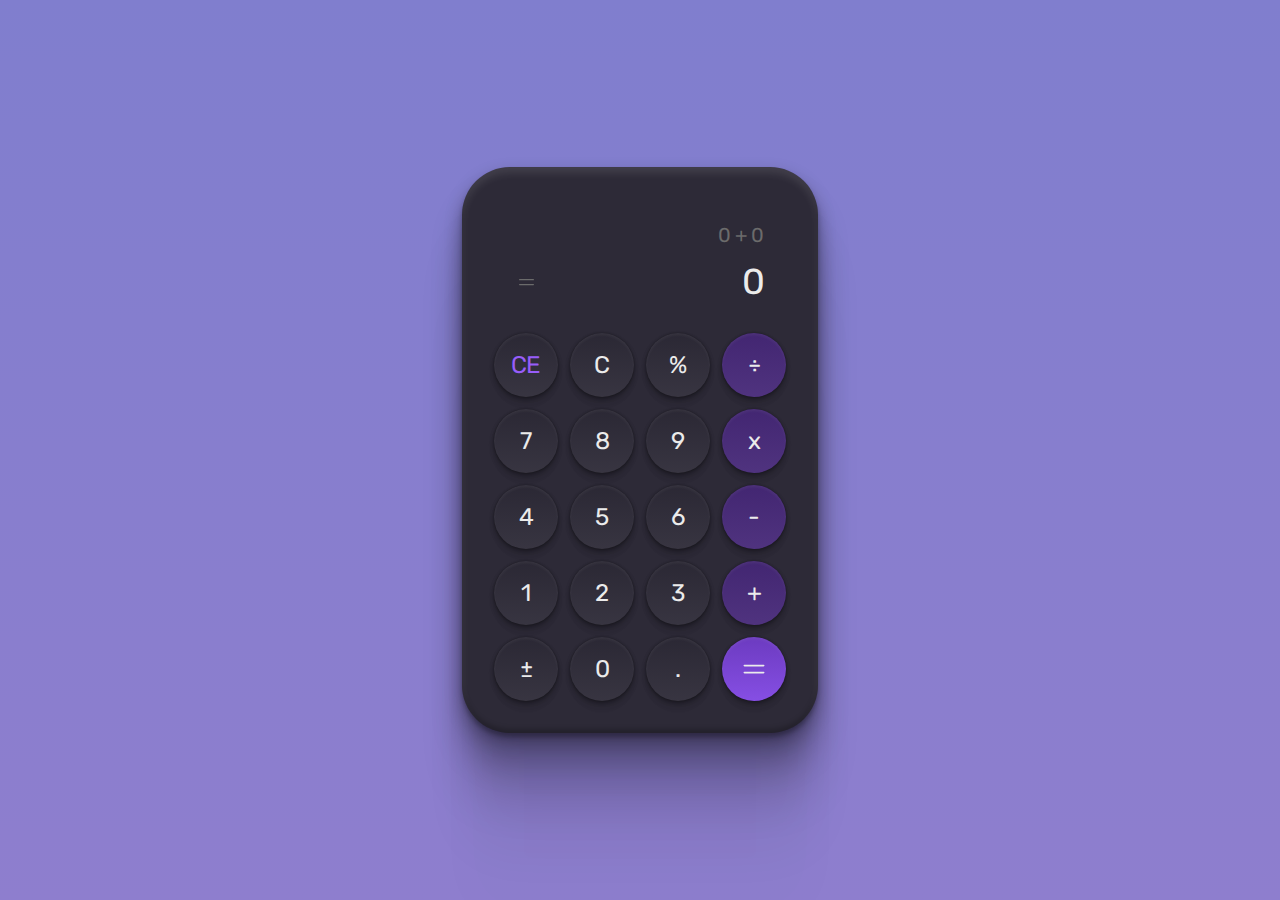
<file: index.html>
<!DOCTYPE html>
<html lang="pt-BR">
<head>

  <link rel="preconnect" href="https://fonts.googleapis.com">
  <link rel="preconnect" href="https://fonts.gstatic.com" crossorigin>
  <link href="https://fonts.googleapis.com/css2?family=Rubik&display=swap" rel="stylesheet">

  <meta charset="UTF-8">
  <meta http-equiv="X-UA-Compatible" content="IE=edge">
  <meta name="viewport" content="width=device-width, initial-scale=1.0">
  <title>Calculadora</title>

  <link rel="stylesheet" href="style.css">
  <script src="script.js" defer></script>
</head>
<body>
  <div id="calculator">

    <div id="display">
      <div data-previous-operand id="last-calc">0 + 0</div>
      <div id="result">
        <img src="./assets/iconresult.svg" alt="sinal de igual">
        <span data-current-operand>0</span>
      </div>
    </div>

    <div id="keyboard">
      <button data-all-clear class="secondary">CE</button>
      <button data-delete>C</button>
      <button data-operator class="operator">%</button>
      <button data-operator class="tertiary operator">÷</button>
      <button data-number>7</button>
      <button data-number>8</button>
      <button data-number>9</button>
      <button data-operator class="tertiary operator">x</button>
      <button data-number>4</button>
      <button data-number>5</button>
      <button data-number>6</button>
      <button data-operator class="tertiary operator">-</button>
      <button data-number>1</button>
      <button data-number>2</button>
      <button data-number>3</button>
      <button data-operator class="tertiary operator">+</button>
      <button data-operator>±</button>
      <button data-number>0</button>
      <button data-number class="span-two">.</button>
      <button data-equals class="quartiary operator">
        <img src="./assets/equals.svg" alt="Equals">
      </button>
    </div>
  </div>
 
</body>
</html>
</file>
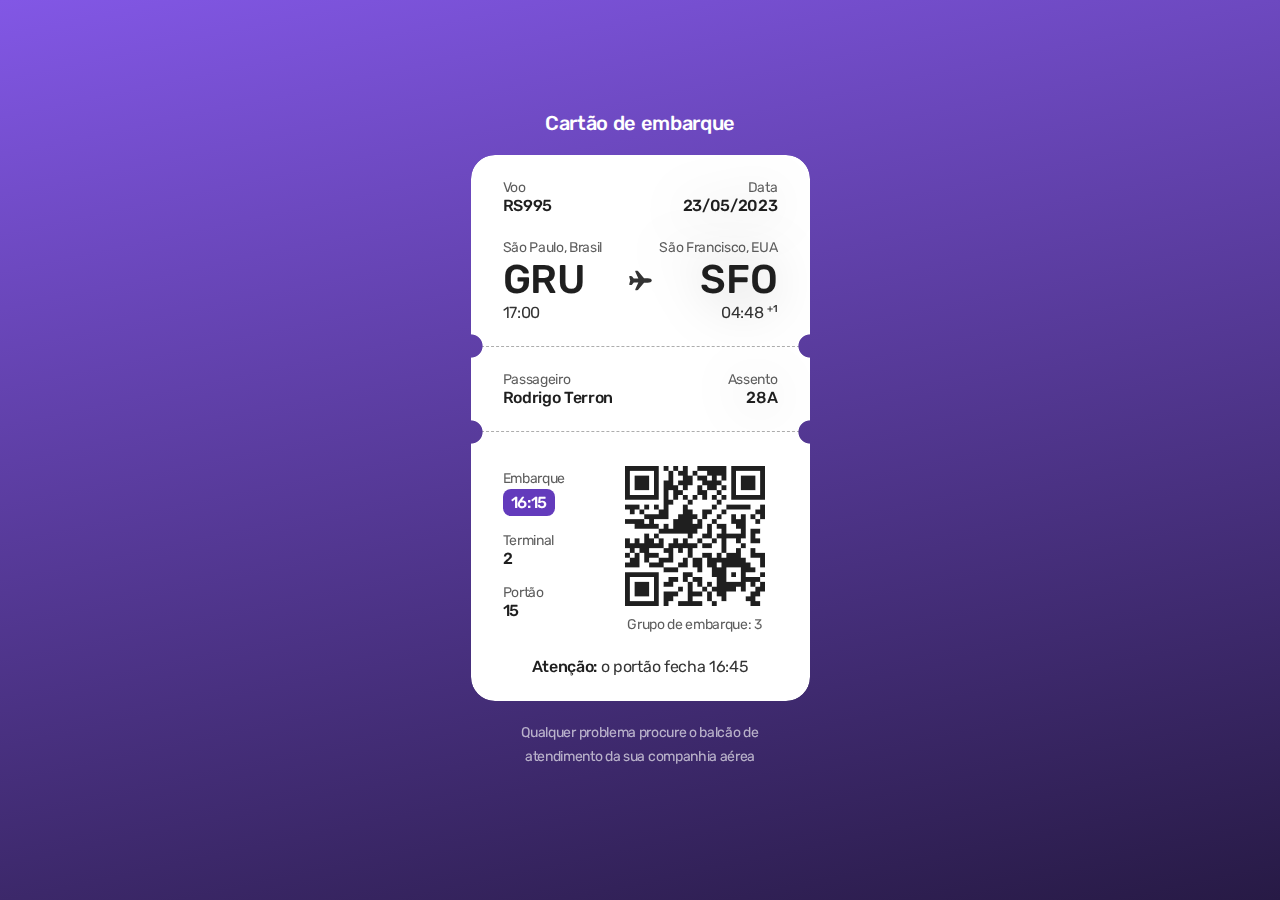
<file: boardingPass/index.html>
<html lang="pt-br">

<head>
  <link rel="preconnect" href="https://fonts.googleapis.com" />
  <link rel="preconnect" href="https://fonts.gstatic.com" crossorigin />
  <link href="https://fonts.googleapis.com/css2?family=Rubik:wght@400;500&display=swap" rel="stylesheet" />
  
  <link rel="shortcut icon" href="https://cdn-icons-png.flaticon.com/512/1571/1571036.png" type="image/x-png">

  <meta charset="UTF-8" />
  <meta http-equiv="X-UA-Compatible" content="IE=edge" />
  <meta name="viewport" content="width=device-width, initial-scale=1.0" />

  <title>Document</title>
  <link rel="stylesheet" href="./style.css" />
</head>

<body>
  <div id="boarding-pass">
    <h1>Cartão de embarque</h1>
    <main id="ticket">
      <section class="top grid">
        <div class="flight grid column">
          <div class="number">
            <p>Voo</p>
            <strong>RS995</strong>
          </div>
          <div class="date text-right">
            <p>Data</p>
            <strong>23/05/2023</strong>
          </div>
        </div>
        <div class="grid column">
          <div class="departure grid">
            <p>São Paulo, Brasil</p>
            <strong>GRU</strong>
            <time>17:00</time>
          </div>
          <div class="airplane grid">
            <img src="./assets/ion_airplane.svg" alt="ícone de um avião" />
          </div>
          <div class="arrival text-right grid">
            <p>São Francisco, EUA</p>
            <strong>SFO</strong>
            <time>04:48 <sup>+1</sup></time>
          </div>
        </div>
      </section>
      <section class="middle grid column">
        <div class="name">
          <p>Passageiro</p>
          <strong>Rodrigo Terron</strong>
        </div>
        <div class="seat text-right">
          <p>Assento</p>
          <strong>28A</strong>
        </div>
      </section>
      <section class="bottom">
        <div class="container grid column">
          <dl class="grid">
            <dt>
              <p>Embarque</p>
              <time>16:15</time>
            </dt>
            <dt>
              <p>Terminal</p>
              <strong>2</strong>
            </dt>
            <dt>
              <p>Portão</p>
              <strong>15</strong>
            </dt>
          </dl>

          <div class="qrcode grid">
            <img src="./assets/qr-code.png" alt="imagem de um qrcode" />
            <p>Grupo de embarque: 3</p>
          </div>
        </div>
        <p><strong>Atenção:</strong> o portão fecha 16:45</p>
      </section>
    </main>
    <footer>
      Qualquer problema procure o balcão de atendimento da sua companhia aérea
    </footer>
  </div>
</body>

</html>
</file>
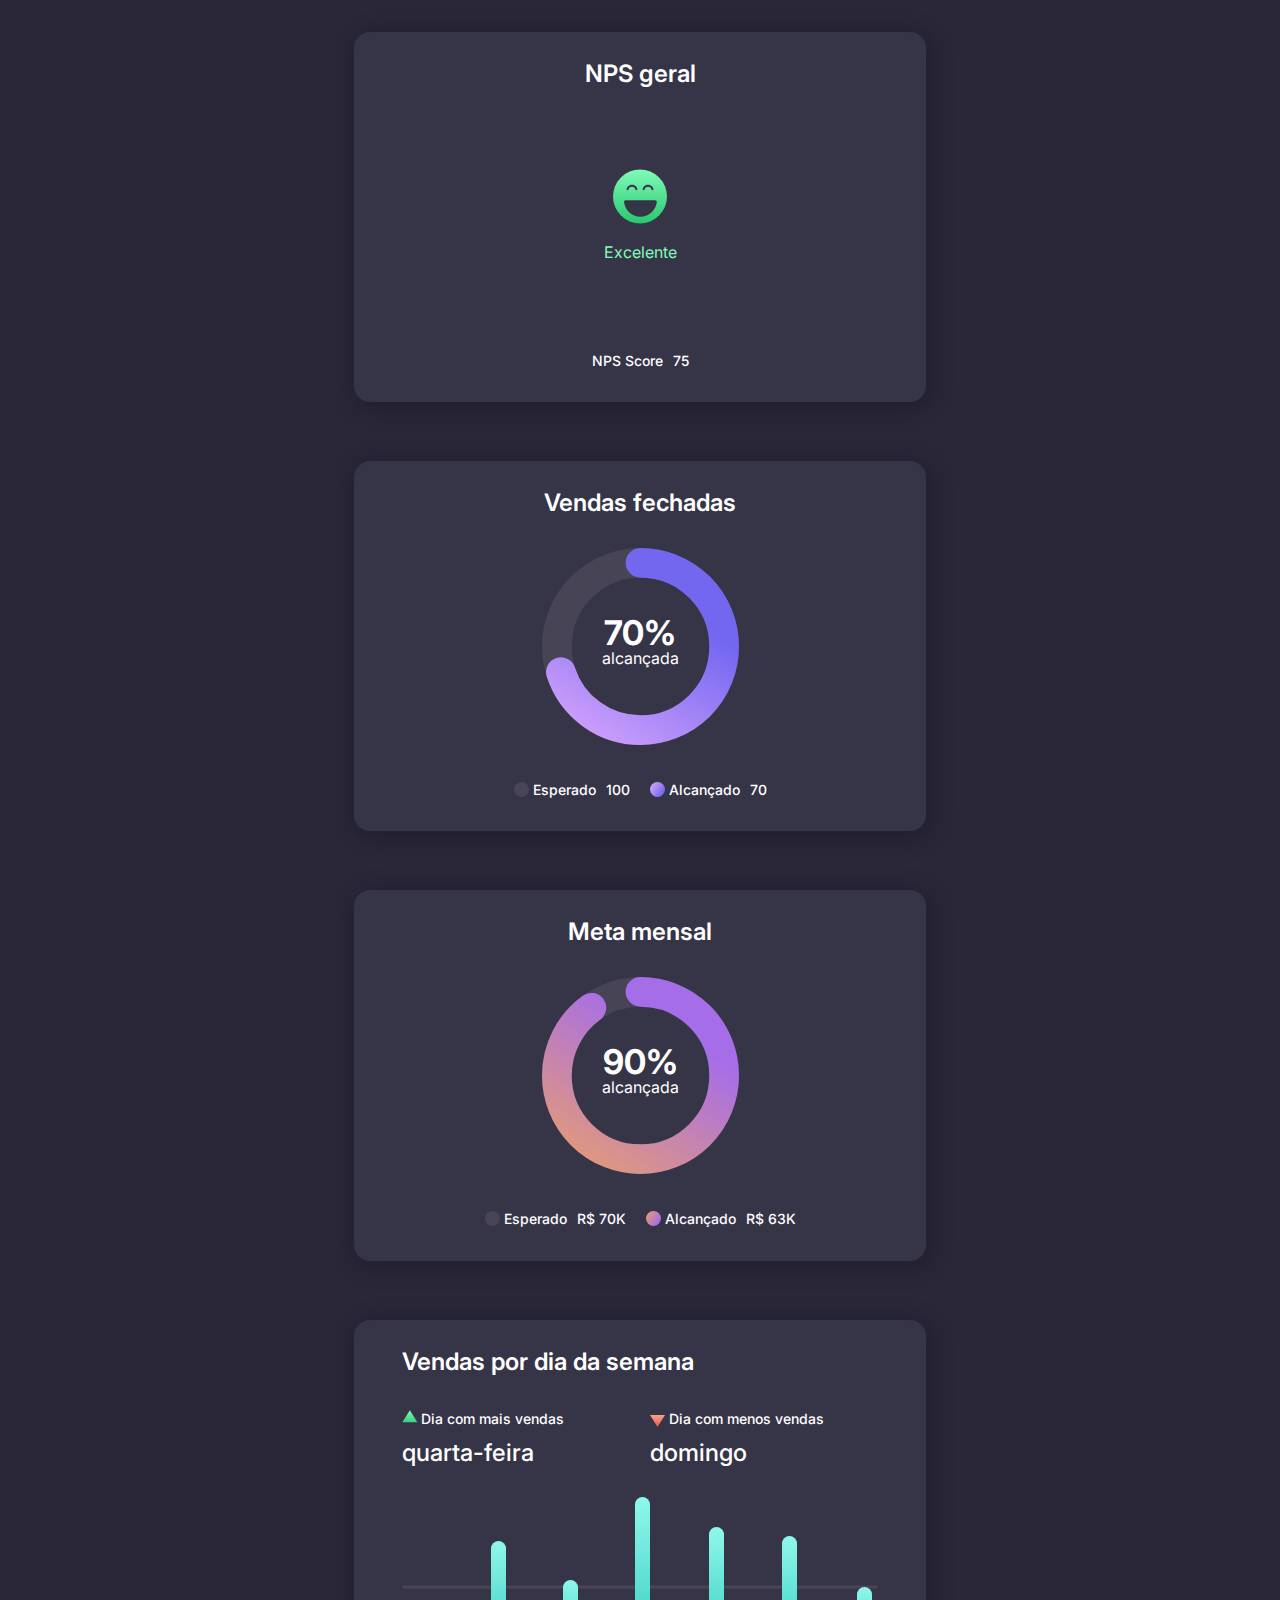
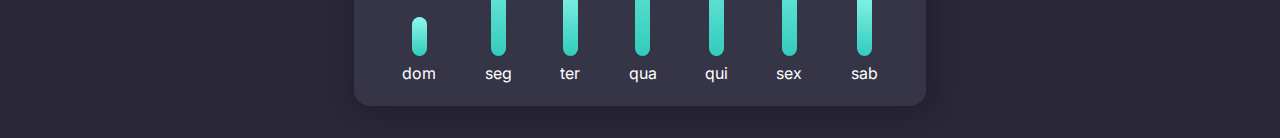
<file: dashboard/index.html>
<!DOCTYPE html>
<html lang="pt-BR">
  <head>
    <link rel="preconnect" href="https://fonts.googleapis.com" />
    <link rel="preconnect" href="https://fonts.gstatic.com" crossorigin />
    <link
      href="https://fonts.googleapis.com/css2?family=Inter:wght@400;500;700&display=swap"
      rel="stylesheet"
    />

    <meta charset="UTF-8" />
    <meta http-equiv="X-UA-Compatible" content="IE=edge" />
    <meta name="viewport" content="width=device-width, initial-scale=1.0" />
    <title>Dashbord</title>
    <link rel="stylesheet" href="./style.css" />
  </head>
  <body>
    <main id="app" class="grid">
      <div class="box nps grid">
        <div class="top text-center">NPS geral</div>
        <div class="middle grid">
          <img src="./assets/smile.svg" alt="bolinha verde sorrindo" />
          Excelente
        </div>
        <div class="bottom">
          <span>NPS Score</span>
          <span>75</span>
        </div>
      </div>
      <div class="box sell grid">
        <div class="top text-center">Vendas fechadas</div>
        <div class="middle">
          <svg viewBox="0 0 232 232" style="--percentage: 70">
            <circle cx="50%" cy="50%" r="98.5" opacity="0.1" stroke="#D9D9D9" />
            <circle
              cx="50%"
              cy="50%"
              r="98.5"
              stroke="url(#paint0_linear_201_85)"
            />
            <defs>
              <linearGradient
                id="paint0_linear_201_85"
                x1="-9"
                y1="82"
                x2="145"
                y2="178"
                gradientUnits="userSpaceOnUse"
              >
                <stop stop-color="#CE9FFC" />
                <stop offset="1" stop-color="#7367F0" />
              </linearGradient>
            </defs>
          </svg>

          <div class="content">
            <h3>70%</h3>
            <p>alcançada</p>
          </div>
        </div>
        <div class="bottom">
          <div class="item">
            <span>Esperado</span>
            <span>100</span>
          </div>
          <div class="item">
            <span
              style="
                --bg-color: linear-gradient(
                  121.94deg,
                  #ce9ffc 15.98%,
                  #7367f0 82.85%
                );
              "
            >
              Alcançado</span
            >
            <span>70</span>
          </div>
        </div>
      </div>
      <div class="box target grid">
        <div class="top text-center">Meta mensal</div>
        <div class="middle">
          <svg viewBox="0 0 232 232" style="--percentage: 90">
            <circle cx="50%" cy="50%" r="98.5" opacity="0.1" stroke="#D9D9D9" />
            <circle
              cx="50%"
              cy="50%"
              r="98.5"
              stroke="url(#paint0_linear_201_104)"
            />
            <defs>
              <linearGradient
                id="paint0_linear_201_104"
                x1="0.5"
                y1="82"
                x2="154.842"
                y2="178.702"
                gradientUnits="userSpaceOnUse"
              >
                <stop stop-color="#DF9780" />
                <stop offset="1" stop-color="#A66DE9" />
              </linearGradient>
            </defs>
          </svg>

          <div class="content">
            <h3>90%</h3>
            <p>alcançada</p>
          </div>
        </div>
        <div class="bottom">
          <div class="item">
            <span>Esperado</span>
            <span>R$ 70K</span>
          </div>
          <div class="item">
            <span
              style="
                --bg-color: linear-gradient(
                  121.94deg,
                  #df9780 15.98%,
                  #a66de9 82.85%
                );
              "
              >Alcançado</span
            >
            <span>R$ 63K</span>
          </div>
        </div>
      </div>
      <div class="box weekly-sell grid">
        <div class="top">Vendas por dia da semana</div>

        <div class="wrapper">
          <div class="left grid">
            <div class="most-sell grid">
              <span>Dia com mais vendas</span>
              quarta-feira
            </div>
            <div class="less-sell grid">
              <span>Dia com menos vendas</span>
              domingo
            </div>
          </div>
          <div class="right">
            <div class="bars">
              <div class="bar-wrapper">
                <div class="bar" style="--height: 3.9rem"></div>
                <span>dom</span>
              </div>
              <div class="bar-wrapper">
                <div class="bar" style="--height: 11.5rem"></div>
                <span>seg</span>
              </div>
              <div class="bar-wrapper">
                <div class="bar" style="--height: 7.6rem"></div>
                <span>ter</span>
              </div>
              <div class="bar-wrapper">
                <div class="bar" style="--height: 15.9rem"></div>
                <span>qua</span>
              </div>
              <div class="bar-wrapper">
                <div class="bar" style="--height: 12.9rem"></div>
                <span>qui</span>
              </div>
              <div class="bar-wrapper">
                <div class="bar" style="--height: 12rem"></div>
                <span>sex</span>
              </div>
              <div class="bar-wrapper">
                <div class="bar" style="--height: 6.9rem"></div>
                <span>sab</span>
              </div>
            </div>
          </div>
        </div>
      </div>
    </main>
  </body>
</html>
</file>
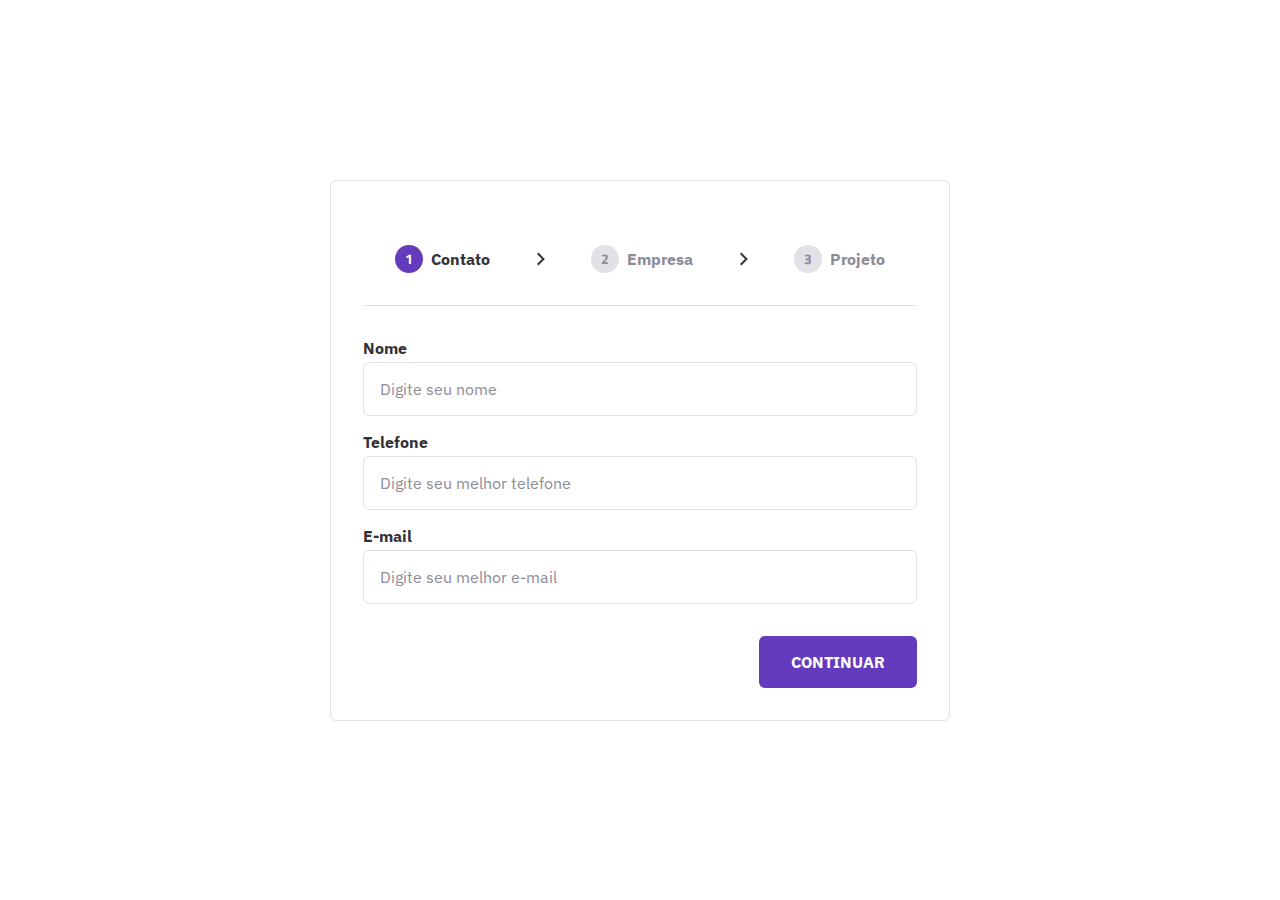
<file: FormMultStep/index.html>
<!DOCTYPE html>
<html lang="pt-br">

<head>
  <link rel="preconnect" href="https://fonts.googleapis.com">
  <link rel="preconnect" href="https://fonts.gstatic.com" crossorigin>
  <meta charset="UTF-8" />
  <link:favicon href="/favicon.ico" />
  <meta name="viewport" content="width=device-width, initial-scale=1.0" />
  <link
    href="https://fonts.googleapis.com/css2?family=IBM+Plex+Sans:wght@400;700&family=Titillium+Web:wght@700&display=swap"
    rel="stylesheet">

  <title>Form Multi Step</title>
  <script src="script.js" defer></script>
  <link rel="stylesheet" href="style.css" />
</head>

<body>
  <main id="app">
    <form>
      <div class="step-progress">
        <strong class="active" data-step>Contato</strong>

        <svg width="21" height="20" viewBox="0 0 21 20" fill="none" xmlns="http://www.w3.org/2000/svg">
          <g clip-path="url(#clip0_408_260)">
            <path d="M8.41663 5L13.4166 10L8.41663 15" stroke="#323238" stroke-width="2" stroke-linecap="square" />
          </g>
          <defs>
            <clipPath id="clip0_408_260">
              <rect width="20" height="20" fill="white" transform="translate(0.5)" />
            </clipPath>
          </defs>
        </svg>
        <strong data-step>Empresa</strong>

        <svg width="21" height="20" viewBox="0 0 21 20" fill="none" xmlns="http://www.w3.org/2000/svg">
          <g clip-path="url(#clip0_408_260)">
            <path d="M8.41663 5L13.4166 10L8.41663 15" stroke="#323238" stroke-width="2" stroke-linecap="square" />
          </g>
          <defs>
            <clipPath id="clip0_408_260">
              <rect width="20" height="20" fill="white" transform="translate(0.5)" />
            </clipPath>
          </defs>
        </svg>
        <strong data-step>Projeto</strong>
      </div>

      <div class="form-step active">
        <div class="content">
          <div class="input-wrapper">
            <label for="name">Nome</label>
            <input type="text" name="name" id="name" placeholder="Digite seu nome" required />
          </div>

          <div class="input-wrapper">
            <label for="phone">Telefone</label>
            <input 
            type="text" 
            name="phone" 
            id="phone" 
            placeholder="Digite seu melhor telefone"
              onkeypress="return /\d/.test(String.fromCharCode(event.keyCode))" 
              />
          </div>

          <div class="input-wrapper">
            <label 
            for="email">E-mail</label>
            <input 
            type="email" 
            name="email" 
            id="email" 
            placeholder="Digite seu melhor e-mail" 
            required />
          </div>

        </div>

        <div class="button-wrapper justify-end">
          <button class="btn primary" type="button" data-action="next">CONTINUAR</button>
        </div>
      </div>

      <div class="form-step hide">
        <div class="content">
          <div class="input-wrapper">
            <label for="business-name">Nome da empresa</label>
            <input id="business-name" name="business-name" type="text" placeholder="Digite seu nome" />
          </div>

          <div class="input-wrapper">
            <label for="business-colab-numeber">Número de funcionários</label>
            <input type="text" name="business-colab-numeber" id="business-colab-numeber"
              placeholder="Digite o número de colaboradores"
              onkeypress="return /\d/.test(String.fromCharCode(event.keyCode))" />
          </div>

          <div class="input-wrapper">
            <label for="business-about">Sobre seu negócio</label>
            <textarea name="business-about" id="business-about"
              placeholder="Fale um pouco sobre seus produtos ou serviços"
              type="text">
            </textarea>
          </div>

        </div>

        <div class="button-wrapper">
          <button class="btn secondary" type="button" data-action="prev">VOLTAR</button>

          <button class="btn primary" type="button" data-action="next">CONTINUAR</button>
        </div>
      </div>

      <div class="form-step hide">
        <div class="content">
          <div class="input-wrapper">
            <label for="project">Objetivos do projeto</label>
            <textarea 
              name="project" 
              id="project" 
              type="text"
              placeholder="Descreva quais os objetivos desse projeto">
          
            </textarea>
          </div>

        </div>

        <div class="button-wrapper">
          <button class="btn secondary" data-action="prev">VOLTAR</button>

          <button class="btn primary" type="submit">Enviar proposta</button>
        </div>
      </div>

    </form>

  </main>
</body>

</html>
</file>
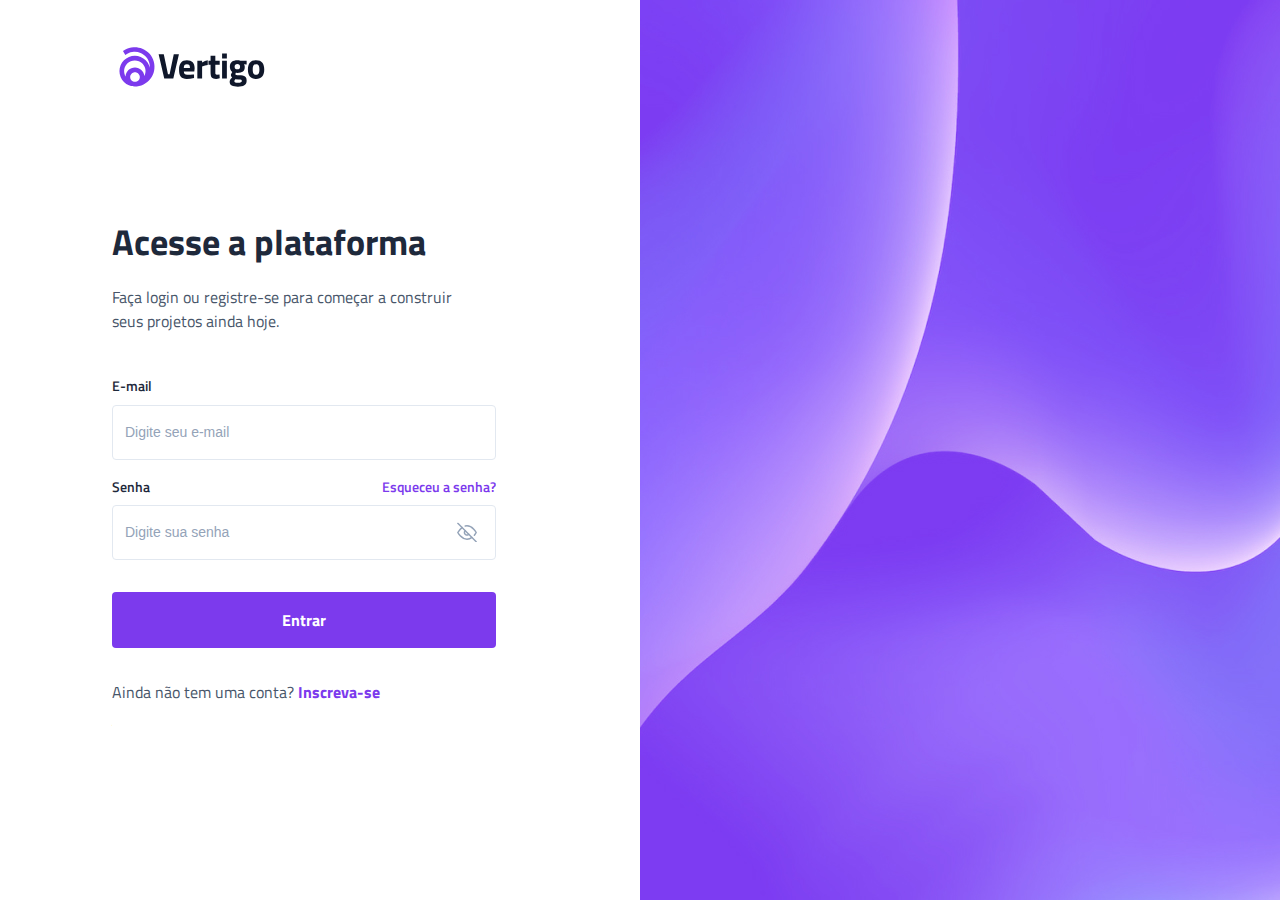
<file: loginPage/index.html>
<!DOCTYPE html>
<html lang="en">
  <head>
    <link rel="preconnect" href="https://fonts.googleapis.com" />
    <link rel="preconnect" href="https://fonts.gstatic.com" crossorigin />
    <link
      href="https://fonts.googleapis.com/css2?family=Titillium+Web:wght@400;600;700&display=swap"
      rel="stylesheet"
    />
    <meta charset="UTF-8" />
    <meta http-equiv="X-UA-Compatible" content="IE=edge" />
    <meta name="viewport" content="width=device-width, initial-scale=1.0" />
    <title>Document</title>
    <link rel="stylesheet" href="style.css" />
  </head>
  <body>
    <div id="page" class="flex">
      <div>
        <header>
          <img src="./assets/logo.svg" alt="" />
        </header>
        <main>
          <div class="headline">
            <h1>Acesse a plataforma</h1>
            <p>
              Faça login ou registre-se para começar a construir seus projetos
              ainda hoje.
            </p>
          </div>
          <form>
            <div class="input-wrapper">
              <label for="email">E-mail</label>
              <input
                id="email"
                type="email"
                name="email"
                required
                placeholder="Digite seu e-mail"
              />
            </div>

            <div class="input-wrapper">
              <div class="label-wrapper flex">
                <label for="senha"> Senha </label>
                <a href="#"> Esqueceu a senha? </a>
              </div>

              <input
                type="password"
                id="senha"
                placeholder="Digite sua senha"
              />

              <img
                onclick="togglePassword()"
                class="eye"
                src="./assets/eye-off.svg"
                alt=""
              />
              <img
                onclick="togglePassword()"
                class="eye hide"
                src="./assets/eye.svg"
                alt=""
              />
            </div>

            <button type="submit">Entrar</button>

            <div class="create-account">
              Ainda não tem uma conta?
              <a href="#"> Inscreva-se </a>
            </div>
          </form>
        </main>
      </div>
      <img src="./assets/bg.jpg" alt="" />
    </div>

    <script>
      function togglePassword() {
        document
          .querySelectorAll(".eye")
          .forEach((eye) => eye.classList.toggle("hide"))

        const type =
          senha.getAttribute("type") == "password" ? "text" : "password"

        senha.setAttribute("type", type)
      }
    </script>
  </body>
</html>
</file>
<file: style.css>
/** @format */

* {
	margin: 0;
	padding: 0;
	box-sizing: border-box;
	-webkit-font-smoothing: antialiased;
	-moz-osx-font-smoothing: grayscale;
}

body {
	height: 100vh;
	width: 100vw;
	background: linear-gradient(180deg, #807ece 0%, #8e7ece 100%);

	display: grid;
	place-content: center;
}

body * {
  font-family: 'Rubik', sans-serif;
  letter-spacing: -0.02em;
}

#calculator {
	width: 356px;
	height: 566px;

	background: #2d2a37;

	box-shadow: 
    0px 4px 4px rgba(0, 0, 0, 0.25), 
    0px 188px 52px rgba(0, 0, 0, 0.01),
		0px 120px 48px rgba(0, 0, 0, 0.04), 
    0px 68px 41px rgba(0, 0, 0, 0.15),
		0px 30px 30px rgba(0, 0, 0, 0.26), 
    0px 8px 17px rgba(0, 0, 0, 0.29),
		inset 0px 6px 8px rgba(255, 255, 255, 0.1),
		inset 0px -4px 5px rgba(0, 0, 0, 0.22);

	border-radius: 48px;
}

#display {
  margin-top: 54px;
  padding-inline: 54px;
	height: 86px;
}

#last-calc {
  text-align: right;
	font-size: 20px;
  line-height: 140%;
  color: #6B6B6B;
	
	
}

#result {
	margin-top: 8px;
  display: flex;
  justify-content: space-between;
	
 
}

#result span {
	font-size: 36px;
  line-height: 140%;
  color: #EBEBEB;
	overflow: hidden;
	padding-left: 10px;


}

#keyboard {
	margin-top: 26px;
	margin-inline: 32px;

	
	display: grid;
	grid-template-columns: repeat(4, 1fr);
	gap: 12px;

}

button {
	border: 0;
	width: 64px;
	height: 64px;
	left: calc(50% - 64px/2 - 38px);
	top: calc(50% - 64px/2 - 85px);

	background: linear-gradient(
		180deg, rgba(0, 0, 0, 0.05) 0%,
		rgba(255, 255, 255, 0.05) 100%), #2D2A37;

	box-shadow: 
		0px 11px 7px rgba(0, 0, 0, 0.01), 
		0px 7px 7px rgba(0, 0, 0, 0.04), 
		0px 4px 6px rgba(0, 0, 0, 0.1), 
		0px 2px 4px rgba(0, 0, 0, 0.26), 
		0px 0px 2px rgba(0, 0, 0, 0.29), 
		inset 0px 2px 3px rgba(255, 255, 255, 0.06);

	border-radius: 999px;

	font-size: 24px;
	line-height: 28px;

	color: #EBEBEB;

	display: flex;
	align-items: center;
	justify-content: center;

	cursor: pointer;
}

button:hover { 
	background: linear-gradient(
	180deg, rgba(0, 0, 0, 0.05) 0%,
	rgba(255, 255, 255, 0.05) 100%), #272431;
	

}

.secondary {
	color: #975DFA;
}

.tertiary {
	background: linear-gradient(180deg, rgba(0, 0, 0, 0.05) 0.01%, rgba(255, 255, 255, 0.05) 100%), #462878;
}
.tertiary:hover {
	background: linear-gradient(180deg, rgba(0, 0, 0, 0.05) 0.01%, rgba(255, 255, 255, 0.05) 100%), #331d57;

}

.quartiary {
	background: linear-gradient(180deg, rgba(0, 0, 0, 0.15) 0%, rgba(255, 255, 255, 0.05) 100%), #7F45E2;
}

.quartiary:hover {
	background: linear-gradient(180deg, rgba(0, 0, 0, 0.15) 0%, rgba(255, 255, 255, 0.05) 100%), #6536b5;
}
</file>
<file: boardingPass/style.css>
* {
  margin: 0;
  padding: 0;
  box-sizing: border-box;
  -webkit-font-smoothing: antialiased;
  -moz-osx-font-smoothing: grayscale;
}

:root {
  font-size: 62.5%;
}

body {
  font-size: 1.6rem;
  font-family: "Rubik", sans-serif;
  letter-spacing: -0.02em;

  background: linear-gradient(167.96deg, #8257e5 0%, #271a45 100%) no-repeat
    fixed;

  height: 100vh;
  display: grid;
  place-content: center;
}

.grid {
  display: grid;
}

.column {
  grid-auto-flow: column;
}

.text-right {
  filter: drop-shadow(0px 4px 24px rgba(0, 0, 0, 0.25));
  text-align: right;
}

h1,
strong {
  font-weight: 500;
}

h1 {
  font-size: 2rem;
  line-height: 2.4rem;
  color: white;
  text-align: center;
}

p {
  color: rgba(0, 0, 0, 0.64);
  font-size: 1.4rem;
  line-height: 1.7rem;
}

strong {
  font-size: 1.6rem;
  line-height: 1.9rem;
  color: rgba(0, 0, 0, 0.88);
}

section {
  padding: 2.4rem 3.2rem;

  background-color: white;
  -webkit-mask: var(--mask);
  mask: var(--mask);

  box-shadow: 0px 4px 24px rgba(0, 0, 0, 0.25);
}

#boarding-pass {
  margin: auto;
}

#ticket {
  margin-top: 2rem;
}

.top {
  border-radius: 2.4rem 2.4rem 0 0;
  gap: 2.4rem;

  --mask: radial-gradient(1.2rem at 1.2rem bottom, #0000 93%, black) -1.2rem;
  -webkit-mask-repeat: repeat-x;
  mask-repeat: repeat-x;
}

.departure,
.arrival {
  width: 12.5rem;
}

.departure strong,
.arrival strong {
  font-size: 4rem;
  line-height: 4.7rem;
}

.airplane {
  align-self: center;
}

.top time {
  color: rgba(0, 0, 0, 0.8);
}

.top time sup {
  font-weight: 500;
  font-size: 1rem;
  line-height: 1.2rem;
}

.middle {
  border: 1px dashed rgba(0, 0, 0, 0.32);
  border-left: 0;
  border-right: 0;

  --mask: radial-gradient(1.2rem at 1.2rem 1.2rem, #0000 93%, black) -1.2rem -1.2rem;
}

.bottom {
  border-radius: 0 0 2.4rem 2.4rem;

  --mask: radial-gradient(1.2rem at 1.2rem top, #0000 93%, black) -1.2rem;
  -webkit-mask-repeat: repeat-x;
  mask-repeat: repeat-x;
}

.bottom .container {
  align-items: center;
  gap: 0.8rem;
}

dl.grid {
  gap: 1.6rem;
  min-width: 9.5rem;
}

dt time {
  color: white;
  font-weight: 500;
  font-size: 1.6rem;
  line-height: 1.9rem;
  background: #633bbc;
  border-radius: 0.8rem;
  padding: 0.4rem 0.8rem;
  display: inline-block;
  margin-top: 0.2rem;
}

.bottom > p {
  text-align: center;
  margin-top: 2.4rem;
  font-size: 1.6rem;
  line-height: 2rem;
  color: rgba(0, 0, 0, 0.8);
}

.qrcode.grid {
  justify-items: center;
}

footer {
  font-size: 1.4rem;
  line-height: 2.4rem;
  color: white;
  opacity: 0.64;
  width: 27rem;
  text-align: center;
  margin: 2rem auto;
}
</file>
<file: dashboard/style.css>
* {
  margin: 0;
  padding: 0;
  box-sizing: border-box;
  -webkit-font-smoothing: antialiased;
  -moz-osx-font-smoothing: grayscale;
}

:root {
  font-size: 62.5%;
}

body {
  font-size: 1.6rem;
  font-family: "Inter";
  background: #292738;
}

.grid {
  display: grid;
}

.text-center {
  text-align: center;
}

.box {
  padding: 2.9rem 4.8rem;

  background: #363447;
  box-shadow: 0.3rem 0.4rem 2.6rem rgba(0, 0, 0, 0.25);
  border-radius: 1.6rem;
  color: white;
  line-height: 160%;

  gap: 3.2rem;
}

#app {
  column-gap: 3.2rem;
  row-gap: 5.9rem;

  width: fit-content;
  min-height: 100vh;
  height: fit-content;

  margin: auto;

  place-content: center;
  padding: 3.2rem;
}

.top {
  font-weight: 600;
  font-size: 2.4rem;
}

.middle {
  display: grid;
  place-content: center;
  position: relative;
}

.middle .content {
  position: absolute;
  top: 50%;
  left: 50%;
  transform: translate(-50%, -50%);
  text-align: center;
}

.content h3 {
  font-size: 3.4rem;
}

.bottom {
  display: flex;
  gap: 2rem;
  justify-content: center;
  margin-top: auto;
  font-weight: 500;
  font-size: 1.4rem;
}

.bottom .item {
  display: flex;
  align-items: center;
  gap: 1rem;
}

.bottom .item span:nth-child(1) {
  display: flex;
  align-items: center;
  gap: 0.4rem;
}

.bottom .item span {
  --bg-color: #4a4556;
}

.bottom .item span:nth-child(1)::before {
  content: "";
  width: 1.5rem;
  height: 1.5rem;
  display: block;
  background: var(--bg-color);
  border-radius: 99.9rem;
}

.nps {
  gap: 3.2rem;
}

.nps .middle {
  height: 19.7rem;
  place-content: center;
  justify-items: center;
  gap: 1.6rem;
  color: #81fbb8;
}

.nps .bottom {
  gap: 1rem;
}

svg {
  --percentage: 0;
  width: 19.7rem;
  height: 19.7rem;
  transform: rotate(-90deg);
}

svg circle {
  stroke-dasharray: 618;
  stroke-dashoffset: 618;
  stroke-width: 35;
  fill: none;
}

svg circle:nth-child(1) {
  stroke-dashoffset: 0;
}

svg circle:nth-child(2) {
  stroke-dashoffset: calc(618 - (618 * var(--percentage)) / 100);
  stroke-linecap: round;

  animation: progress 1s ease-in-out;
}

@keyframes progress {
  0% {
    stroke-dasharray: 618;
    stroke-dashoffset: 618;
  }
}

.weekly-sell {
  gap: 3.2rem;
}

.weekly-sell .wrapper {
  display: flex;
  flex-direction: column;
  gap: 3.2rem;
}

.weekly-sell .left {
  gap: 3.2rem;
  grid-auto-flow: column;
}

.weekly-sell .left,
.weekly-sell .right {
  flex: 1;
}

.left .grid {
  gap: 0.8rem;
  font-weight: 500;
  font-size: 2.4rem;
}

.left .grid span {
  font-size: 1.4rem;
  align-items: centetr;
  display: flex;
  gap: 0.4rem;
}

.left .grid span::before {
  content: "";
  width: 1.5rem;
  height: 1.5rem;
  display: block;
  clip-path: polygon(50% 0%, 0% 80%, 100% 80%);
}

.left .most-sell span::before {
  background: linear-gradient(180deg, #81fbb8 0%, #28c76f 100%);
  margin-top: 0.4rem;
}

.left .less-sell span::before {
  background: linear-gradient(180deg, #ea5455 0%, #feb692 100%);
  transform: matrix(1, 0, 0, -1, 0, 0);
  margin-top: 0.6rem;
}

.bars {
  display: flex;
  gap: calc(3vw + 1rem);
  align-items: flex-end;
  position: relative;
}

.bars::before {
  content: "";
  display: block;
  height: 0.3rem;
  width: 100%;
  background: #4a4556;
  border-radius: 99.9rem;
  position: absolute;
  top: 50%;
  transform: translateY(-50%);
  z-index: 0;
}

.bar-wrapper {
  display: grid;
  grid-template-rows: 15.9rem 1.6rem;
  justify-items: center;
  gap: 0.5rem;
  z-index: 1;
}

.bar {
  width: 1.5rem;
  background: linear-gradient(180deg, #90f7ec 0%, #32ccbc 100%);
  border-radius: 99.9rem;

  height: var(--height);
  align-self: end;

  animation: up 1.4s;
}

@keyframes up {
  0% {
    height: 0;
  }
}

@media (min-width: 120rem) {
  #app {
    grid-template-columns: 29.6rem max-content max-content;
    grid-template-rows: max-content;
  }

  .box:nth-child(4) {
    grid-column: 1/4;
  }

  .weekly-sell .wrapper {
    flex-direction: row;
  }

  .weekly-sell .left {
    grid-auto-flow: initial;
  }

  .bars {
    gap: 5.9rem;
  }
}
</file>
<file: FormMultStep/style.css>
* {
	margin: 0;
	padding: 0;
	box-sizing: border-box;
	-webkit-font-smoothing: antialiased;
	-moz-osx-font-smoothing: grayscale;
}

:root {
	font-size: 62.5%;

	--color-base-white: #ffffff;
	--color-base-gray-100: #e1e1e6;
	--color-base-gray-200: #8c8c99;
	--color-base-gray-300: #7c7c8a;
	--color-base-gray-400: #323238;
	--color-feedback-sucess-color: #1d8841;
	--color-produto-purple-light: #8257e5;
	--color-produto-purple-mid: #633bbc;
}

html, body, input, textarea, button {
	font-size: 1.6rem;
  font-family: 'IBM Plex Sans', sans-serif;
}

body {
	height: 100vh;

	display: grid;
	place-content: center;
}

form {
	padding: 3.2rem;
	border: 1px solid var(--color-base-gray-100);
	border-radius: .6rem;

	overflow: hidden;
}

.step-progress {
	display: flex;
	align-items: center;
	gap: 4rem;

	border-bottom: 1px solid var(--color-base-gray-100);
	padding: 3.2rem;

	counter-reset: step;
}

.step-progress strong {
	display: flex;
	align-items: center;
	gap: .8rem;

	color: var(--color-base-gray-200);
}

.step-progress strong.active {
	color: var(--color-base-gray-400);
}

.step-progress .active::before {
	background: var(--color-produto-purple-mid);
	color: var(--color-base-white);
}
.step-progress strong::before {
	counter-increment: step;
	content: counter(step);
	font-family: 'Titillium Web', sans-serif;
	font-size: 1.4rem;
	width: 2.8rem;
	height: 2.8rem;
	border-radius: 50%;
	background: var(--color-base-gray-100);

	display: flex;
	justify-content: center;
	align-items: center;

	color: var(--color-base-gray-200);

}

.step-progress strong svg {
	width: 2.4rem;
	height: 2.4rem;
}

.step-progress .done::before {
	content: '✓';
	background: var(--color-feedback-sucess-color);
	color: var(--color-base-white);

}

.content {
	margin-top: 3.2rem;
  display: grid;
	gap: 1.6rem;

}

.button-wrapper {
	margin-top: 3.2rem;
	display: flex;
	justify-content: space-between;
}

.btn {
	display: flex;
	align-items: center;
	justify-content: center;
	padding: 1.6rem 3.2rem;

	border: 0;
	border-radius: .6rem;

	font-weight: 700;

	text-transform: uppercase;
	
	cursor: pointer;
	min-width: 15.8rem;

}

.primary {
	background: var(--color-produto-purple-mid);
	color: var(--color-base-white);
	transition: background .2s;
}

.primary:hover {
	background: var(--color-produto-purple-light);

}

.secondary {
	background: var(--color-base-white);
	color: var(--color-produto-purple-mid);
	border: 1px solid var(--color-produto-purple-mid);
	transition: background .2s;
}

.secondary:hover {

	color: var(--color-produto-purple-light);
}

.justify-end {
	justify-content: flex-end;
}

label {
	font-weight: 700;
	color: var(--color-base-gray-400);
}

input, textarea {
	width: 100%;
  margin-top: .4rem;

  padding: 1.6rem;
	background-color: var(--color-base-white);
  border: 1px solid var(--color-base-gray-100);

	border-radius: .6rem;

}

input::placeholder, textarea::placeholder {
	color: var(--color-base-gray-200);
	
}

input:focus, textarea:focus {
	outline: 1px solid var(--color-produto-purple-mid);
}



.form-step.active{
	display: block;
}

@keyframes appear {
  0% {
    scale: .7;
    opacity: 0;
  }
}

.form-step.active {
  animation: appear 200ms 100ms ease-in-out backwards;
}

@keyframes slideout {
  100% {
    transform: translateX(50%);
    opacity: 0;
  }
}

.form-step {
  animation: slideout 250ms ease-in-out forwards;
}


.hide {
  display: none;
}
</file>
<file: loginPage/style.css>
* {
  margin: 0;
  padding: 0;
  box-sizing: border-box;
  -webkit-font-smoothing: antialiased;
  -moz-osx-font-smoothing: grayscale;
}

:root {
  font-size: 62.5%;
  font-family: "Titillium Web", sans-serif;
}

body {
  font-size: 1.6rem;
}

button {
  all: unset;
  box-sizing: border-box;
}

a {
  text-decoration: none;
  color: #7c3aed;
  font-weight: 700;
}

a:hover {
  text-decoration: underline;
}

#page {
  height: 100vh;
}

.flex {
  display: flex;
}

#page > * {
  width: 50%;
}

img {
  width: 100%;
  object-fit: cover;
}

header img {
  width: 16rem;
  height: 5.4rem;
}

#page > div {
  padding: 4rem 11.2rem;
}

main {
  margin-top: 11.4rem;
  max-width: 38.4rem;
}

.headline {
  max-width: 35rem;
}

h1 {
  font-size: 3.6rem;
  line-height: 5.5rem;
  color: #1e293b;
}

h1 + p {
  color: #475569;
  margin-top: 1.6rem;
}

form {
  margin-top: 4rem;
}

.input-wrapper {
  position: relative;
}

.input-wrapper + .input-wrapper {
  margin-top: 1.6rem;
}

label {
  font-weight: 600;
  font-size: 1.4rem;
  line-height: 2.1rem;
  color: #1e293b;
}

.label-wrapper {
  justify-content: space-between;
}

.label-wrapper label + a {
  font-weight: 600;
  font-size: 1.4rem;
  line-height: 2.1rem;
}

input::placeholder {
  color: #94a3b8;
}

input {
  width: 100%;

  background: #ffffff;
  border: 0.1rem solid #e2e8f0;
  border-radius: 0.4rem;

  padding: 1.6rem 1.2rem;

  margin-top: 0.8rem;

  font-size: 1.4rem;
  line-height: 2.1rem;

  color: #1e293b;
}

input:focus,
input:hover {
  border: 0.1rem solid #7c3aed;
  outline: 0;
}

input:disabled {
  opacity: 0.35;
}

::-ms-reveal {
  display: none;
}

.eye {
  width: 2rem;
  height: 2rem;

  position: absolute;
  top: 55%;
  right: 5%;
}

.hide {
  display: none;
}

form button {
  display: flex;

  justify-content: center;
  align-items: center;
  padding: 1.6rem 2.4rem;

  background: #7c3aed;
  border-radius: 0.4rem;

  width: 100%;

  font-weight: bold;
  color: #ffffff;

  margin-block: 3.2rem;
}

form button:focus {
  outline: 0.2rem solid black;
  border-radius: 0.2rem;
}

form button:hover {
  background: #9f67ff;
}

.create-account {
  color: #475569;
}

@media (max-width: 900px) {
  #page > * {
    width: 100%;
  }
  #page > img {
    display: none;
  }

  #page > div {
    padding: 11rem;
  }

  main {
    max-width: 100%;
  }
}

@media (max-width: 600px) {
  #page > div {
    padding: 4rem;
  }
}
</file>
